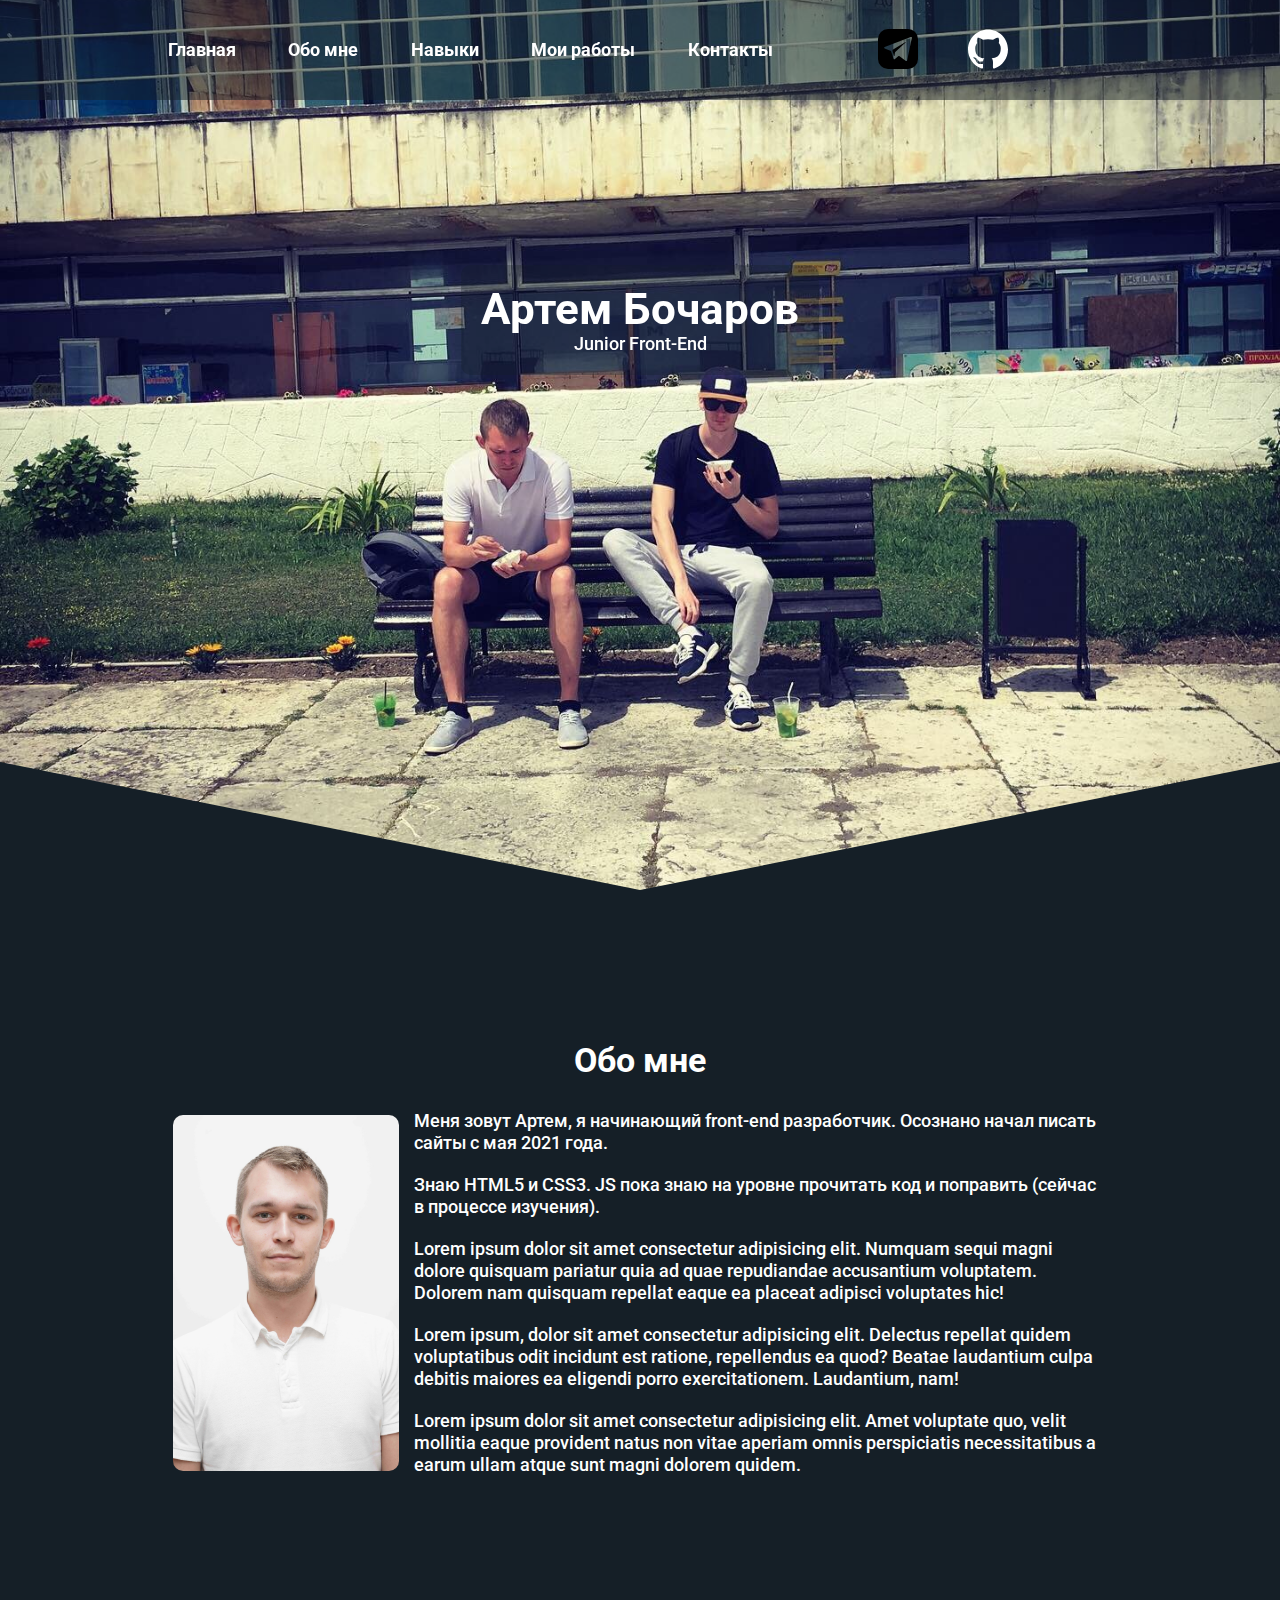
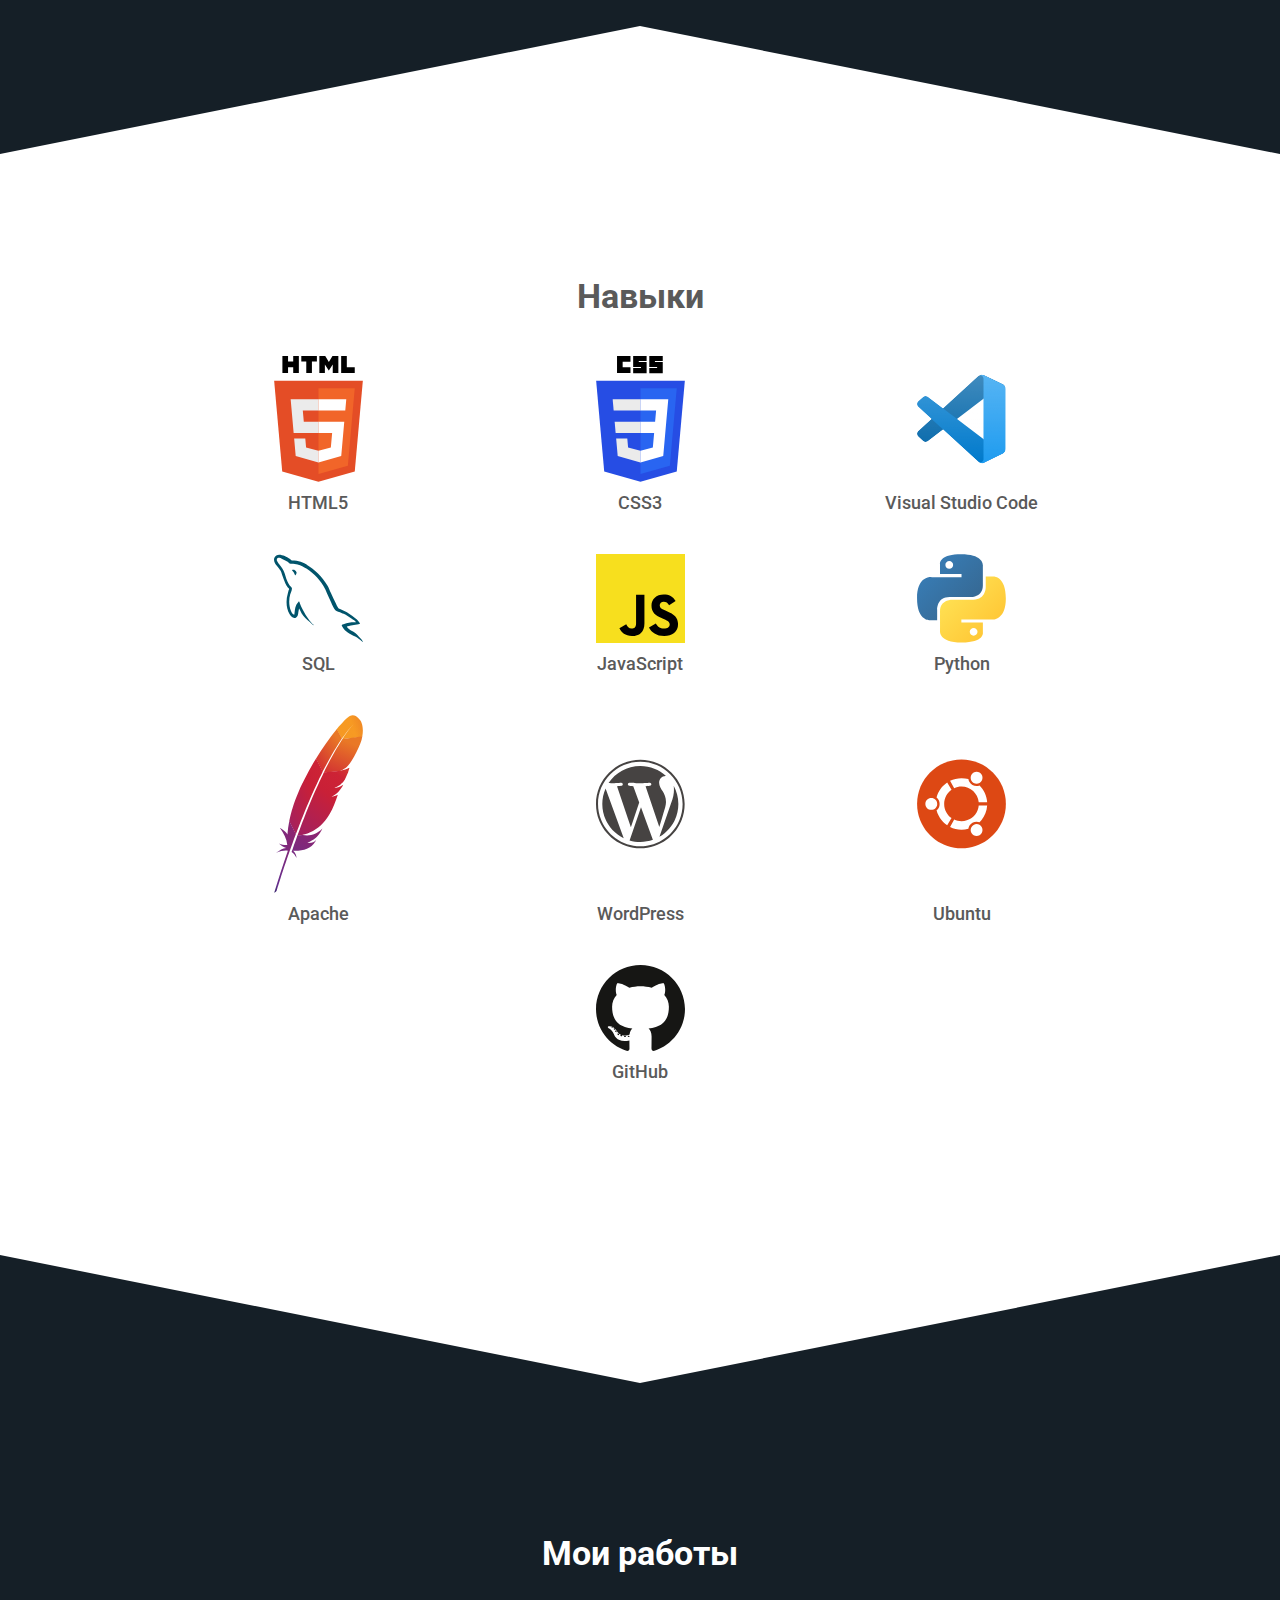
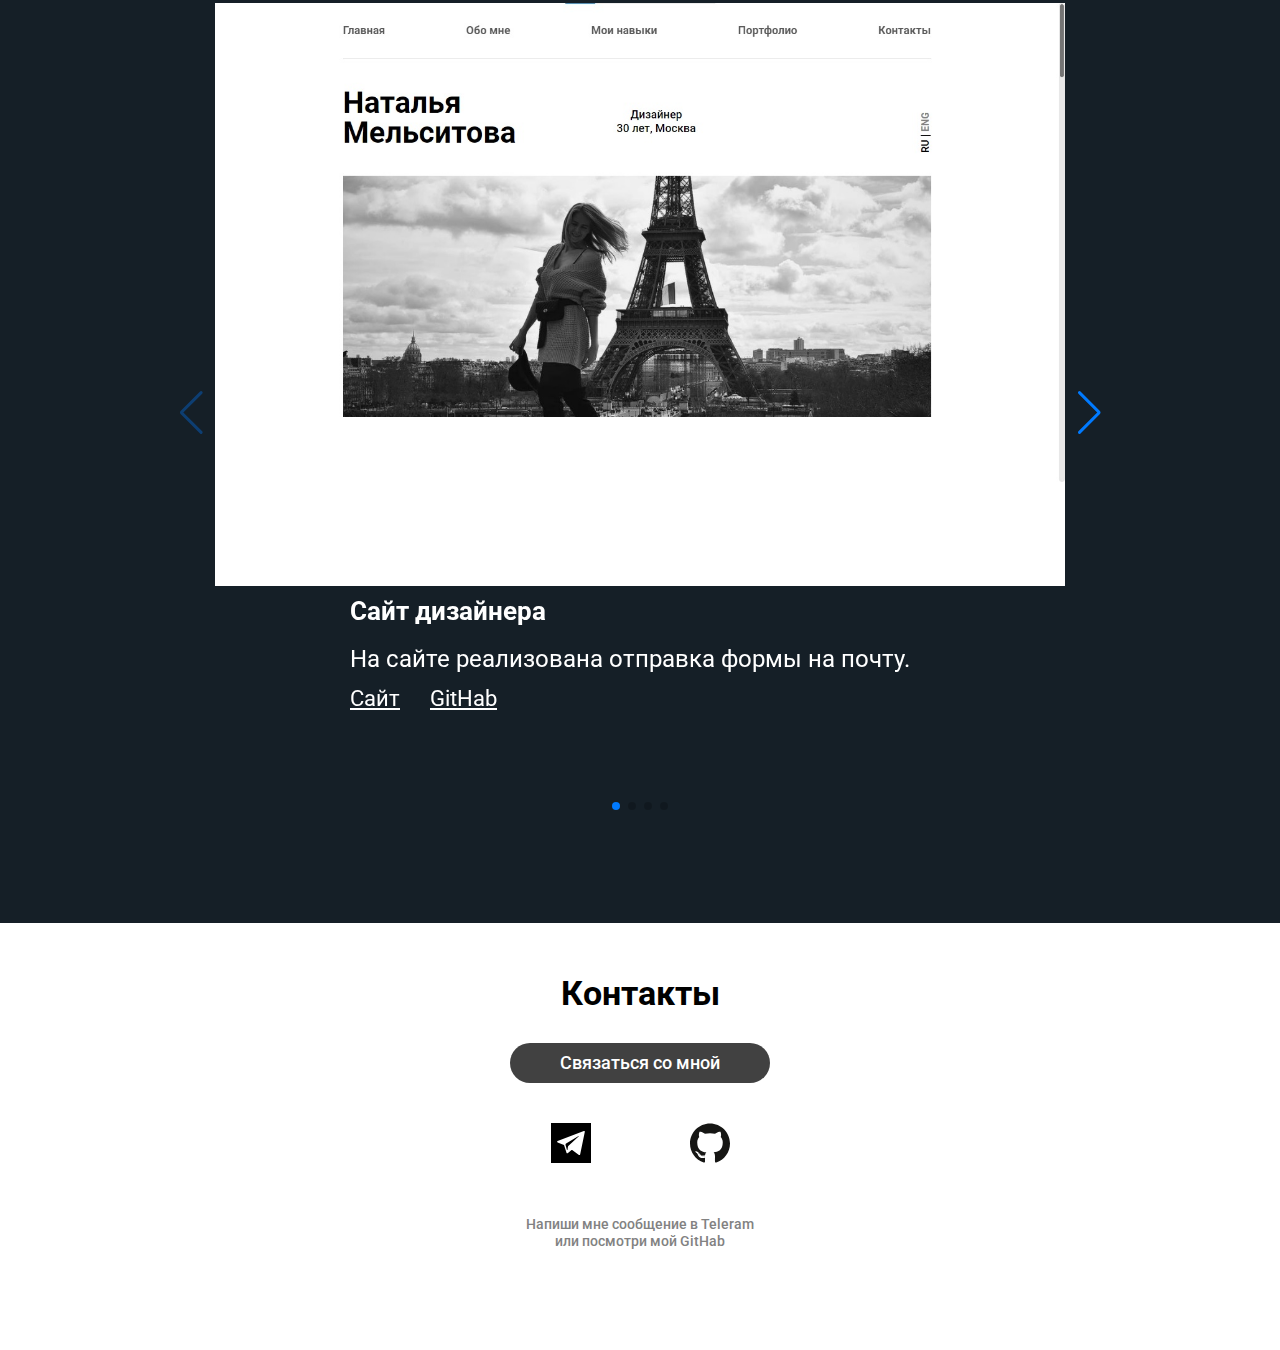
<file: index.html>
<!DOCTYPE html>
<html lang="ru">
<head>
    <meta charset="UTF-8">
    <meta http-equiv="X-UA-Compatible" content="IE=edge">
    <link rel="shortcut icon" href="images/icon/iconweb.svg" type="image/x-icon">
    <meta name="viewport" content="width=device-width, initial-scale=1.0">
    <link rel="preconnect" href="https://fonts.googleapis.com">
    <link rel="preconnect" href="https://fonts.gstatic.com" crossorigin>
    <link href="https://fonts.googleapis.com/css2?family=Roboto:ital,wght@0,400;0,500;0,700;1,400;1,500&display=swap" rel="stylesheet">
    <link rel="stylesheet" href="/css/reset.css">
    <link rel="stylesheet" href="/css/style.css?v1.1.6">
    <link rel="stylesheet" href="/css/swiper-bundle.min.css">
    <title>Артем Бочаров</title>
</head>
<body>
    <div class="wrapper">
        <header class="header lock-padding">
            <div class="container">
                <div class="header__body">
                    <div class="header__burger">
                        <span class="header__burger_span"></span>
                    </div>
                    <nav class="header__menu">
                        <ul class="header__list">
                            <li class="header__list_li"><a href="#home" class="header__list_link">Главная</a></li>
                            <li class="header__list_li"><a href="#about" class="header__list_link">Обо мне</a></li>
                            <li class="header__list_li"><a href="#skills" class="header__list_link">Навыки</a></li>
                            <li class="header__list_li"><a href="#works" class="header__list_link">Мои работы</a></li>
                            <li class="header__list_li"><a href="#contacts" class="header__list_link">Контакты</a></li>
                        </ul>
                    </nav>
                    <div class="header__links">
                        <a href="https://t.me/Artem_BuCh" class="header__link" target="_blank"><img src="/images/logo/telegram-bw.svg" alt="telegram" class="header__link_img"></a>
                        <a href="https://github.com/ArtemBuch" class="header__link" target="_blank"><img src="/images/logo/github-wb.svg" alt="github" class="header__link_img"></a>
                    </div>
                </div>
            </div>
        </header>
        <div id="home" class="fullscreen">
            <div class="home__row">
                <div class="home__bg">
                    <div class="home__body">
                        <div class="home__content">
                            <div class="home__title"><h1 class="home__title_h1">Артем Бочаров</h1></div>
                            <div class="home__texts">
                                <p class="home__text text">Junior Front-End</p>
                            </div>
                        </div>
                    </div>
                    <div class="home__footer">
                        <div class="triangle1"></div>
                        <div class="triangle2"></div>
                    </div>
                    <div class="triangle3"></div>
                </div>
                
            </div>
        </div>
        <div class="content">
            <div class="about" id="about">
                <div class="container">
                    <div class="about__row">
                        <div class="about__title title">Обо мне</div>
                        <div class="about__body">
                            <div class="about__text">
                                <p class="about__text_p text">Меня зовут Артем, я&nbsp;начинающий front-end разработчик. Осознано начал писать сайты с&nbsp;мая 2021&nbsp;года.</p>
                                <p class="about__text_p text">Знаю HTML5 и&nbsp;CSS3. JS&nbsp;пока знаю на&nbsp;уровне прочитать код и&nbsp;поправить (сейчас в&nbsp;процессе изучения).</p>
                                <p class="about__text_p text">Lorem ipsum dolor sit amet consectetur adipisicing elit. Numquam sequi magni dolore quisquam pariatur quia ad quae repudiandae accusantium voluptatem. Dolorem nam quisquam repellat eaque ea placeat adipisci voluptates hic!</p>
                                <p class="about__text_p text">Lorem ipsum, dolor sit amet consectetur adipisicing elit. Delectus repellat quidem voluptatibus odit incidunt est ratione, repellendus ea quod? Beatae laudantium culpa debitis maiores ea eligendi porro exercitationem. Laudantium, nam!</p>
                                <p class="about__text_p text">Lorem ipsum dolor sit amet consectetur adipisicing elit. Amet voluptate quo, velit mollitia eaque provident natus non vitae aperiam omnis perspiciatis necessitatibus a earum ullam atque sunt magni dolorem quidem.</p>
                            </div>
                            <div class="about__image">
                                <img src="/images/photo/5.jpg" alt="Фото Бочарова Артема" class="about__image_img">
                            </div>
                        </div>
                    </div>
                </div>
                <!---->
            </div>
            <div class="skills">
                <div class="triangle4"></div>
                <div class="skills__header">
                    <div class="triangle5"></div>
                    <div class="triangle6"></div>
                </div>
                <div class="container">
                    <div class="skills__box" id="skills">
                        <div class="skills__row">
                            <div class="skills__title title">Навыки</div>
                            <div class="skills__body">
                                <div class="skills__item">
                                    <div class="item__image"><img src="/images/logo/html-5.svg" alt="html5" class="item__image_img"></div>
                                    <div class="item__text"><p class="item__text_p">HTML5</p></div>
                                </div>
                                <div class="skills__item">
                                    <div class="item__image"><img src="/images/logo/css-3.svg" alt="css3" class="item__image_img"></div>
                                    <div class="item__text"><p class="item__text_p">CSS3</p></div>
                                </div>
                                <div class="skills__item">
                                    <div class="item__image"><img src="/images/logo/visual-studio-code.svg" alt="visual studio code" class="item__image_img"></div>
                                    <div class="item__text"><p class="item__text_p">Visual Studio Code</p></div>
                                </div>
                                <div class="skills__item">
                                    <div class="item__image"><img src="/images/logo/mysql.svg" alt="sql" class="item__image_img"></div>
                                    <div class="item__text"><p class="item__text_p">SQL</p></div>
                                </div>
                                <div class="skills__item">
                                    <div class="item__image"><img src="/images/logo/javascript.svg" alt="javascript" class="item__image_img"></div>
                                    <div class="item__text"><p class="item__text_p">JavaScript</p></div>
                                </div>
                                <div class="skills__item">
                                    <div class="item__image"><img src="/images/logo/python.svg" alt="python" class="item__image_img"></div>
                                    <div class="item__text"><p class="item__text_p">Python</p></div>
                                </div>
                                <div class="skills__item">
                                    <div class="item__image"><img src="/images/logo/apache.svg" alt="apache" class="item__image_img"></div>
                                    <div class="item__text"><p class="item__text_p">Apache</p></div>
                                </div>
                                <div class="skills__item">
                                    <div class="item__image"><img src="/images/logo/wordpress-icon.svg" alt="wordpress" class="item__image_img"></div>
                                    <div class="item__text"><p class="item__text_p">WordPress</p></div>
                                </div>
                                <div class="skills__item">
                                    <div class="item__image"><img src="/images/logo/ubuntu.svg" alt="ubuntu" class="item__image_img"></div>
                                    <div class="item__text"><p class="item__text_p">Ubuntu</p></div>
                                </div>
                                <div class="skills__item">
                                    <div class="item__image"><img src="/images/logo/github-bw.svg" alt="github" class="item__image_img"></div>
                                    <div class="item__text"><p class="item__text_p">GitHub</p></div>
                                </div>
                            </div>
                        </div>
                    </div>
                </div>
                <div class="skills__footer">
                    <div class="triangle1"></div>
                    <div class="triangle2"></div>
                </div>
                <div class="triangle3"></div>
            </div>
            <div class="works" id="works">
                <div class="container">
                    <div class="work__row">
                        <div class="work__title title">Мои работы</div>
                        <div class="swiper-container">
                            <div class="swiper-wrapper">
                                <div class="swiper-slide">
                                    <img src="/images/work/work1.jpg" alt="nat.abuch.ru" class="swiper-slide-img">
                                    <div class="swiper-body">
                                        <div class="swiper-title">Сайт дизайнера</div>
                                        <div class="swiper-text">На&nbsp;сайте реализована отправка формы на&nbsp;почту.</div>
                                        <div class="swiper-link">
                                            <div class="swiper-site"><a href="https://nat.abuch.ru" target="_blank" class="swiper-site-a site">Сайт</a></div>
                                            <div class="swiper-habr"><a href="https://github.com/ArtemBuch/nat.abuch.ru" target="_blank" class="swiper-habr-a site">GitHab</a></div>
                                        </div>
                                    </div>
                                </div>
                                <div class="swiper-slide">
                                    <img src="/images/work/work2.jpg" alt="prod.abuch.ru" class="swiper-slide-img">
                                    <div class="swiper-body">
                                        <div class="swiper-title">Первый сайт</div>
                                        <div class="swiper-text">Мой первый сайт</div>
                                        <div class="swiper-link">
                                            <div class="swiper-site"><a href="https://prod.abuch.ru" target="_blank" class="swiper-site-a site">Сайт</a></div>
                                            <div class="swiper-habr"><a href="https://github.com/ArtemBuch/piedpaper" target="_blank" class="swiper-habr-a site">GitHab</a></div>
                                        </div>
                                    </div>
                                </div>
                                <div class="swiper-slide">
                                    <img src="/images/work/work3.jpg" alt="abuch.ru" class="swiper-slide-img">
                                    <div class="swiper-body">
                                        <div class="swiper-title">Сайт front-end разработчика</div>
                                        <div class="swiper-text">На&nbsp;сайте реализован фулскрин экран. <br>Отправка формы на&nbsp;почту. <br>Плавный скрол до&nbsp;якоря.</div>
                                        <div class="swiper-link">
                                            <div class="swiper-site"><a href="https://abuch.ru" target="_blank" class="swiper-site-a site">Сайт</a></div>
                                            <div class="swiper-habr"><a href="https://github.com/ArtemBuch/abuch.ru" target="_blank" class="swiper-habr-a site">GitHab</a></div>
                                        </div>
                                    </div>
                                </div>
                                <div class="swiper-slide">
                                    <img src="/images/work/work4.jpg" alt="maria.abuch.ru" class="swiper-slide-img">
                                    <div class="swiper-body">
                                        <div class="swiper-title">Тестовый сайт</div>
                                        <div class="swiper-text">На&nbsp;сайте реализован фулскрин экран.</div>
                                        <div class="swiper-link">
                                            <div class="swiper-site"><a href="https://maria.abuch.ru" target="_blank" class="swiper-site-a site">Сайт</a></div>
                                            <div class="swiper-habr"><a href="#" target="_blank" class="swiper-habr-a site">GitHab</a></div>
                                        </div>
                                    </div>
                                </div>
                            </div>
                            <!-- Добавление стрелочек в HTML код -->
                            <div class="swiper-button-prev"></div>
                            <div class="swiper-button-next"></div>
                            <!-- Добавление буллитов в HTML код -->
                            <div class="swiper-pagination"></div>
                        </div>  
                    </div>
                </div>
            </div>
        </div>
        <footer class="footer">
            <div class="container">
                <div class="footer__row">
                    <div class="footer__body">
                        <div id="contacts" class="footer__title title">Контакты</div>
                        <div class="footer__button">
                            <a href="#popup" class="popup-link">Связаться со мной</a>
                        </div>
                        <div class="footer__sn">
                            <div class="sn__images">
                                <div class="sn__image">
                                    <a href="https://t.me/Artem_BuCh" target="_blank" class="sn__image_a"><img src="/images/logo/telegram-bw.svg" alt="telegram" t class="sn__image_img"></a>
                                </div>
                                <div class="sn__image">
                                    <a href="https://github.com/ArtemBuch" target="_blank" class="sn__image_a"><img src="/images/logo/github-bw.svg" alt="github" t class="sn__image_img"></a>
                                </div>
                            </div>
                            <div class="sn__text">
                                <p class="sn__text_p">Напиши мне сообщение в Teleram <br>или посмотри мой GitHab</p>
                            </div>
                        </div>
                    </div>
                </div>
            </div>
        </footer>
    </div>
    <div id="popup" class="popup">
        <div class="popup__body">
            <div class="popup__content">
                <div class="popup__cl"><a href="#" class="popup__close close-popup"><span class="popup__close_span"></span></a></div>
                <iframe width="560" height="315" src="https://www.youtube.com/embed/hPZjtq6hYCw" title="YouTube video player" frameborder="0" allow="accelerometer; autoplay; clipboard-write; encrypted-media; gyroscope; picture-in-picture" allowfullscreen></iframe>
            </div>
        </div>
    </div>
    <script
  src="https://code.jquery.com/jquery-3.6.0.js"
  integrity="sha256-H+K7U5CnXl1h5ywQfKtSj8PCmoN9aaq30gDh27Xc0jk="
  crossorigin="anonymous"></script>
    <script src="/js/script.js"></script>
    <script src="/js/burger.js"></script>
    <script src="/js/popup.js"></script>
    <script src="/js/form.js"></script>
    <script src="/js/swiper-bundle.min.js"></script>
    <script src="/js/swiper.js"></script>
</body>
</html>
</file>
<file: css/style.css>
html, body {
    height:100%;
    font-family: 'Roboto', sans-serif;
    background-color: rgb(21, 31, 39);
}
.wrapper {
    display: flex;
    min-height: 100%;
    flex: 1 1 auto;
    flex-direction: column;
    overflow: hidden;
}
.content {
    flex: 1 1 auto;
    z-index: 5;
    background-color: rgb(21, 31, 39);
}
.title {
    padding-top: 50px;
    margin-bottom: 30px;
    font-size: 34px;
    line-height: 40px;
    font-weight: bold;
    color: #fff;
    text-align: center;
}
.text {
    font-size: 18px;
    font-weight: 500;
    line-height: 22px;
    text-align: center;
    color: #fff;
}
.container {
    max-width: 945px;
    margin: 0 auto;
    min-height: 100%;
}
@media (max-width: 1200px) {
    .container {
        max-width: 945px;
        margin: 0 auto;
    }
}
@media (max-width: 992px) {
    .container {
        max-width: 680px;
        margin: 0 auto;
    }
    .title {
        padding-top: 0;
    }
}
@media (max-width: 690px) {
    .container {
        max-width: none;
        margin: 0 auto;
    }
}

/* -------------------------------- HEADER BLOCK -------------------------------- */

.header {
    position: fixed;
    width: 100%;
    top: 0;
    left: 0;
    z-index: 50;
}
.header:before {
    content: '';
    position: absolute;
    top: 0;
    left: 0;
    width: 100%;
    height: 100%;
    background-color: rgba(21, 31, 39, 0.5);
    z-index: 2;
}
.header__body {
    position: relative;
    display: flex;
    justify-content: center;
    align-items: center;
    min-height: 100px;
    z-index: 2;
}
.header__burger {
    display: none;
}
.header__menu {
    flex: 1 1 auto;
}
.header__list {
    display: flex;
    justify-content: space-between;
    align-items: center;
    position: relative;
}
.header__list_link {
    font-size: 18px;
    font-weight: bold;
    color: #ffffff;
    text-decoration: none;
    transition: all 0.4s ease 0s;
}
.header__list_link:hover {
    color: #000;
}
.header__links {
    flex: 1 1 auto;
    display: flex;
    justify-content: center;
    align-items: center;
    position: relative;
    color: #fff;
}
.header__link {
    margin-right: 50px;
}
.header__link:last-child {
    margin-right: 0;
}
.header__link_img {
    width: 40px;
    height: 40px;
    transition: all 0.4s ease 0s;
    position: relative;
    top: 0;
}
.header__link_img:hover {
    top: -5px;
}
.header__link_img:first-child {
    border-radius: 10px;
}

@media (max-width:767px){
    body.lock_bur {
        overflow: hidden;
    }
    .header__body {
        height: 50px;
        justify-content: flex-end;
    }
    .header__burger {
        display: block;
        position: relative;
        width: 30px;
        height: 20px;
        position: relative;
        z-index: 3;
        margin-right: 20px;
    }
    .header__burger_span {
        position: absolute;
        background-color: #fff;
        left: 0;
        width: 100%;
        height: 2px;
        top: 9px;
        transition: all 0.3s ease 0s;
    }
    .header__burger:before, .header__burger:after {
        content: '';
        background-color: #fff;
        position: absolute;
        width: 100%;
        height: 2px;
        left: 0;
        transition: all 0.3s ease 0s;
    }
    .header__burger:before {
        top: 0;
    }
    .header__burger:after {
        bottom: 0;
    }
    .header__burger.active span {
        transform: scale(0);
    }
    .header__burger.active:before {
        transform: rotate(45deg);
        top: 9px;
    }
    .header__burger.active::after {
        transform: rotate(-45deg);
        bottom: 9px;
    }
    .header__menu {
        position: fixed;
        top: -150%;
        left: 0;
        width: 100%;
        height: 100%;
        overflow-y: auto;
        overflow-x: hidden;
        background-color: rgba(21, 31, 39, 0.9);
        padding: 100px 10px 20px 40px;
        transition: all 0.3s ease 0s;
    }
    .header__menu.active {
        top: 0;
    }
    .header__list {
        display: block;
    }
    .header__list_li {
        margin-bottom: 20px;
    }
    .header__list_link {
        font-size: 28px;
    }
    .header__links {
        display: none;
    }
}

/* -------------------------------- END HEADER BLOCK -------------------------------- */
/* -------------------------------- HOME BLOCK -------------------------------- */
.home__row {
    height: 110vh;
}
.home__bg {
    height: 100%;
    background: fixed url(/../images/photo/3.jpg) center no-repeat;
    background-size: cover;
    display: flex;
    flex-direction: column;
    justify-content: center;
    align-items: center;
    z-index: 1;
}
.home__body{
    flex: 1 1 auto;
    display: flex;
    flex-direction: column;
    justify-content: center;
    align-items: center;
    z-index: 2;
}
.home__content {
    display: flex;
    flex-direction: column;
    justify-content: center;
    align-items: center;
    padding: 20px;
    background-color: rgba(21, 31, 39, 0.3);
    border-radius: 10px;
    position: fixed;
    z-index: 2;
}
.home__title_h1 {
    font-size: 44px;
    line-height: 48px;
    font-weight: bold;
    color: #fff;
    text-align: center;
}
.home__footer {
    z-index: 4;
    padding-top: 50px;
    display: flex;
    flex-direction: row;
    width: 100%;
    align-items: center;
    justify-content: center;
}
.triangle1 {
    flex: 1 1 auto;
    border: 5em solid transparent;
    border-width: 0 1000px 200px 0;
    /* border-radius: 5px; */
    border-color: rgb(21, 31, 39) transparent;
}
.triangle2 {
    flex: 1 1 auto;
    border: 5em solid transparent;
    border-width: 0px 0px 200px 1000px;
    /* border-radius: 5px 5px; */
    border-color: rgb(21, 31, 39) transparent;
}
.triangle3 {
    z-index: 4;
    border: 5em solid transparent;
    border-width: 50px;
    width: 100%;
    /* border-radius: 5px; */
    border-color: rgb(21, 31, 39);
}
@media (max-width:770px){
    .home__bg {
    height: 100%;
    width: 100%;
    background: url(/../images/photo/3.jpg) center no-repeat;
    }
    .home__content {
        position: static;
    }
}

/* -------------------------------- END HOME BLOCK -------------------------------- */
/* -------------------------------- CONTENT BLOCK -------------------------------- */
/* -------------------------------- ABOUT BLOCK -------------------------------- */

.about__body {
    display: flex;
    justify-content: space-around;
    padding-bottom: 50px;
}
.about__text {
    flex: 1 0 75%;
    order: 2;
}
.about__text_p {
    padding: 0 10px 20px;
    text-align: left;
}
.about__text_p:last-child {
    padding-bottom: 0;
}
.about__image {
    order: 1;
    flex: 1 1 25%;
    margin: 5px;
}
.about__image_img {
    height: 100%;
    width: 100%;
    border-radius: 10px;
}
@media (max-width: 992px) {
    .about__body {
        flex-direction: column;
    }
    .about__text {
        flex: 1 1 auto;
        margin: 0 15px;
    }
    .about__text_p {
        text-align: justify;
    }
    .about__image {
        align-self: center;
        flex: 0 1 auto;
        max-height: 300px;
        overflow: hidden;
        width: fit-content;
    }
    .about__image_img {
        max-height: 300px;
        object-fit: contain;
    }
}


/* -------------------------------- END ABOUT BLOCK -------------------------------- */
/* -------------------------------- SKILLS BLOCK -------------------------------- */

.skills__header {
    display: flex;
    flex-direction: row;
    width: 100%;
    align-items: center;
    justify-content: center;
}
.triangle5 {
    flex: 1 1 auto;
    border: 5em solid transparent;
    border-width: 200px 1000px 0 0;
    /* border-radius: 5px; */
    border-color: rgb(21, 31, 39) transparent;
}
.triangle6 {
    flex: 1 1 auto;
    border: 5em solid transparent;
    border-width: 200px 0px 0 1000px;
    /* border-radius: 5px 5px; */
    border-color: rgb(21, 31, 39) transparent;
}
.triangle4 {
    flex: 1 1 auto;
    border: 5em solid transparent;
    border-width: 50px;
    /* border-radius: 5px; */
    border-color: rgb(21, 31, 39);
}
.skills {
    background-color: #fff;
    position: relative;
}
.skills__box {
    width: 100%;
    height: 100%;
    position: relative;
}
.skills__row {
    display: flex;
    flex-direction: column;

}
.skills__title {
    color: #5a5a5a;
}
.skills__body {
    padding-bottom: 50px;
    display: flex;
    gap: 30px 20px;
    flex-wrap: wrap;
}
.skills__item {
    flex: 1 1 calc((100% / 3) - 40px);
    display: flex;
    flex-direction: column;
    align-items: center;
}
@media (max-width: 992px) {
    .skills__item {
        flex: 1 1 calc((100% / 2) - 20px);
    }
}
@media (max-width: 690px) {
    .skills__item {
        flex: 1 1 100%;
    }
}
.item__image {
    align-self: center;
    flex: 1 1 auto;
    display: flex;
    margin: 10px;
}
.item__image_img {
    max-width: 89px;
    transition: all 0.4s ease 0s;
    position: relative;
    top: 0;
}
.item__text_p {
    color: #5a5a5a;
    font-size: 18px;
    font-weight: 500;
    line-height: 22px;
    text-align: center;
    transition: all 0.4s ease 0s;
}
.skills__item:hover .item__text_p {
    color: #000;
}
.skills__item:hover .item__image_img {
    top: -5px;
}
.skills__footer {
    z-index: 4;
    padding-top: 50px;
    display: flex;
    flex-direction: row;
    width: 100%;
    align-items: center;
    justify-content: center;
}

/* -------------------------------- END SKILLS BLOCK -------------------------------- */
/* -------------------------------- WORKS BLOCK -------------------------------- */

.work__row {
    padding-bottom: 100px;
}
.swiper-container {
    position: relative;
    width: 100%;  
    min-height: fit-content;
    overflow: hidden;
}
.swiper-slide {
    display: flex;
    justify-content: center;
    align-items: center;
    flex-direction: column;
}
.swiper-slide-img {
    max-height: 70%;
    width: 90%;
}
.swiper-body{
    padding: 10px 35px 50px 15px;
    /* width: 100%; */
    height: 100%;
    display: flex;
    flex-direction: column;
    justify-content: flex-start;
    align-items: flex-start;
    flex-wrap: wrap;
}
.swiper-title {
    font-size: 26px;
    line-height: 30px;
    font-weight: bold;
    padding-bottom: 20px;
    color: #fff;
}
.swiper-text {
    font-size: 24px;
    line-height: 26px;
    color: #fff;
    padding-bottom: 15px;
}
.swiper-link{
    display: flex;
}
.swiper-site {
    padding-right: 30px;
    padding-bottom: 10px;
}
.site{
    font-size: 22px;
    line-height: 24px;
    color: #fff;
}
@media (max-width: 992px) {
    .swiper-title {
        font-size: 20px;
        line-height: 22px;
        font-weight: bold;
        padding-bottom: 15px;
    }
    .swiper-text {
        font-size: 18px;
        line-height: 20px;
        padding-bottom: 10px;
    }
    .swiper-site {
        padding-bottom: 5px;
    }
    .site{
        font-size: 16px;
        line-height: 18px;
    }
}

/* -------------------------------- END WORKS BLOCK -------------------------------- */
/* -------------------------------- END CONTENT BLOCK -------------------------------- */
/* -------------------------------- FOOTER BLOCK -------------------------------- */

.footer {
    z-index: 5;
    background-color: #fff;
}
.footer__body {
    display: flex;
    flex-direction: column;
    justify-content: center;
    align-items: center;
    padding-bottom: 100px;
}
.footer__title {
    color: #000;
}
.footer__button {
    margin-bottom: 40px;
    display: flex;
    justify-content: center;
    max-width: 300px;
    width: 100%;
}
.popup-link {
    text-decoration: none;
    margin: 0 20px;
    padding: 0 20px;
    width: 100%;
    min-height: 40px;
    border-radius: 30px;
    background-color: rgb(65, 65, 65);
    color: #fff;
    font-size: 18px;
    font-weight: 500;
    line-height: 22px;
    display: inline-flex;
    justify-content: center;
    align-items: center;
}
.sn__images {
    display: flex;
    justify-content: space-around;
}
.sn__image {
    margin-right: 50px;
}
.sn__image:last-child {
    margin-right: 0;
}
.sn__image_img {
    width: 40px;
    height: 40px;
}
.sn__text {
    margin-top: 50px;
    color: #828282;
    font-size: 14px;
    line-height: 17px;
    font-weight: 500;
    text-align: center;
}
.sn__text_p {
    text-align: center;
}
@media (max-width: 992px) {
    .footer__title {
        padding-top: 50px;
    }
}

/* -------------------------------- END FOOTER BLOCK -------------------------------- */
/* -------------------------------- POPUP BLOCK -------------------------------- */

.popup {
    background-color: rgba(0, 0, 0, 0.8);
    position: fixed;
    width: 100%;
    height: 100%;
    top: 0;
    left: 0;
    z-index: 55;
    opacity: 0;
    visibility: hidden;
    overflow-y: auto;
    overflow-x: hidden;
    transition: all 0.8 ease 0s;
}
.popup.open {
    opacity: 1;
    visibility: visible;
}
.popup.open .popup__content {
    opacity: 1;
    transform: translate(0px, 0px);
}
.popup__body {
    min-height: 100%;
    padding: 30px 10px;
    display: flex;
    justify-content: center;
    align-items: center;
}
.popup__content {
    display: flex;
    flex-direction: column;
    align-items: flex-end;
    background-color: #fff;
    border-radius: 10px;
    transition: all 0.8s ease 0s;
    opacity: 0;
    transform: translate(0px, -100%);
}
.popup__cl {
    max-height: 40px;
}
.popup__close {
    display: block;
    position: relative;
    width: 30px;
    height: 20px;
    z-index: 3;
}
.popup__close::before, .popup__close::after {
    content: "";
    background-color: rgb(75, 75, 75);
    position: absolute;
    width: 100%;
    height: 2px;
    left: 0;
    transition: all 0.3s ease 0s;
}
.popup__close::before {
    transform: rotate(45deg);
    top: 9px;
}
.popup__close::after {
    transform: rotate(-45deg);
    bottom: 9px;
}
.close-popup {
}
.popup__close_span {
}

/* -------------------------------- END POPUP BLOCK -------------------------------- */
</file>
